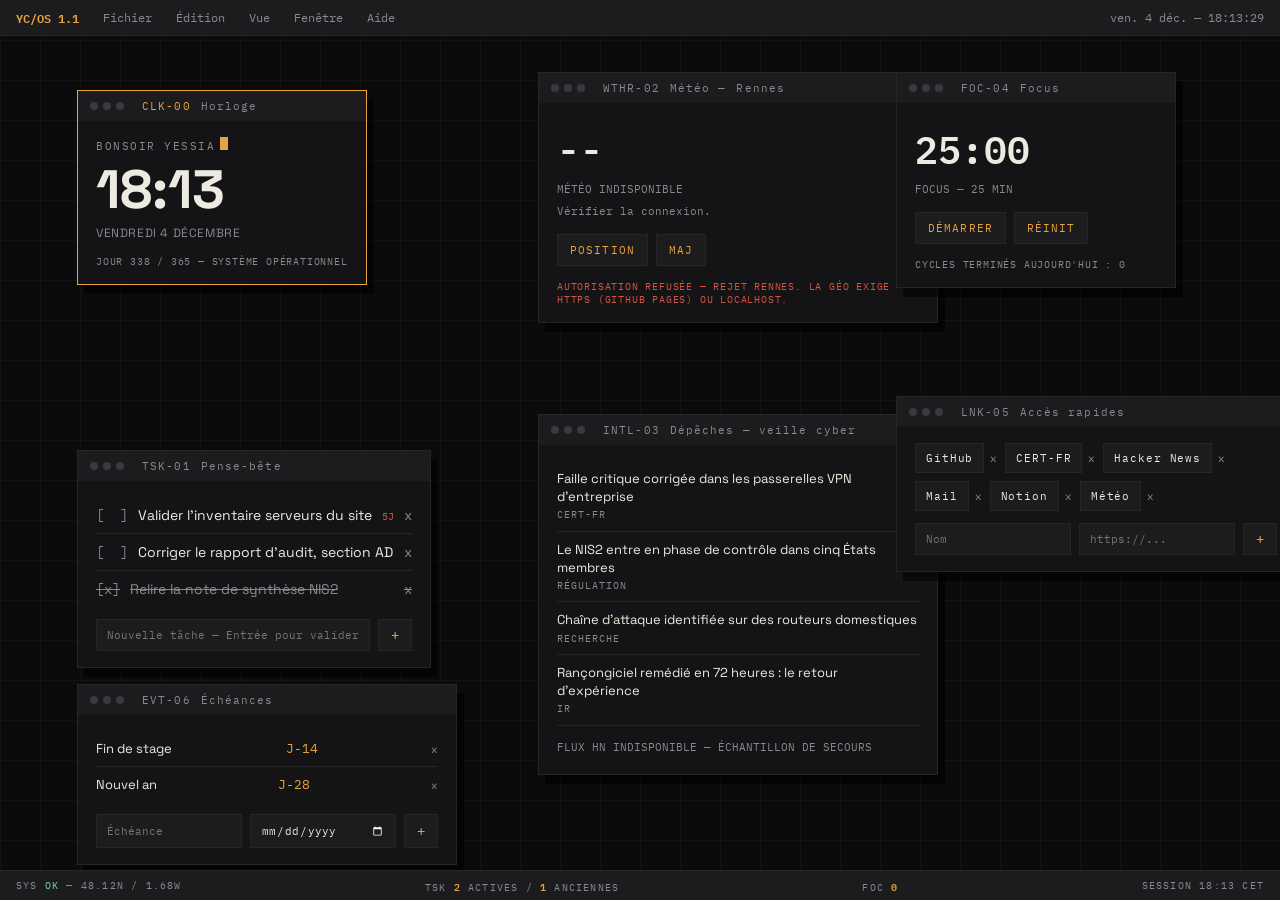
<file: index.html>
<!DOCTYPE html>
<html lang="fr">
<head>
<meta charset="UTF-8">
<meta name="viewport" content="width=device-width, initial-scale=1.0">
<title>daily-board — Console YC/OS</title>
<link rel="preconnect" href="https://fonts.googleapis.com">
<link rel="preconnect" href="https://fonts.gstatic.com" crossorigin>
<link href="https://fonts.googleapis.com/css2?family=Space+Grotesk:wght@400;500;700&family=IBM+Plex+Mono:wght@400;600&display=swap" rel="stylesheet">
<link rel="stylesheet" href="assets/css/main.css">
<link rel="stylesheet" href="assets/css/windows.css">
</head>
<body>
<header class="menubar">
  <span class="brand">YC/OS 1.1</span>
  <span class="mitem">Fichier</span><span class="mitem">&Eacute;dition</span><span class="mitem">Vue</span>
  <span class="menuwrap">
    <span id="menu-windows-toggle">Fen&ecirc;tre</span>
    <div id="window-menu" class="menu-drop"></div>
  </span>
  <span class="mitem">Aide</span>
  <span class="right" id="menubar-clock">&mdash;</span>
</header>
<main class="desktop" id="desktop">
  <section class="win active" data-widget="clock" data-name="Horloge" style="left:6%;top:10%">
    <div class="title"><div class="dots"><span></span><span></span><span></span></div><span class="code">CLK-00</span>Horloge</div>
    <div class="content"></div>
  </section>
  <section class="win" data-widget="weather" data-name="Meteo" style="left:42%;top:8%">
    <div class="title"><div class="dots"><span></span><span></span><span></span></div><span class="code">WTHR-02</span>M&eacute;t&eacute;o — <span id="weather-label">Rennes</span></div>
    <div class="content"></div>
  </section>
  <section class="win" data-widget="focus" data-name="Focus" style="left:70%;top:8%">
    <div class="title"><div class="dots"><span></span><span></span><span></span></div><span class="code">FOC-04</span>Focus</div>
    <div class="content"></div>
  </section>
  <section class="win" data-widget="tasks" data-name="Pense-bete" style="left:6%;top:50%">
    <div class="title"><div class="dots"><span></span><span></span><span></span></div><span class="code">TSK-01</span>Pense-b&ecirc;te</div>
    <div class="content"></div>
  </section>
  <section class="win" data-widget="news" data-name="Depeches" style="left:42%;top:46%">
    <div class="title"><div class="dots"><span></span><span></span><span></span></div><span class="code">INTL-03</span>D&eacute;p&ecirc;ches — veille cyber</div>
    <div class="content"></div>
  </section>
  <section class="win" data-widget="links" data-name="Acces" style="left:70%;top:44%">
    <div class="title"><div class="dots"><span></span><span></span><span></span></div><span class="code">LNK-05</span>Acc&egrave;s rapides</div>
    <div class="content"></div>
  </section>
  <section class="win" data-widget="events" data-name="Echeances" style="left:6%;top:76%">
    <div class="title"><div class="dots"><span></span><span></span><span></span></div><span class="code">EVT-06</span>&Eacute;ch&eacute;ances</div>
    <div class="content"></div>
  </section>
</main>
<footer class="statusbar">
  <span id="status-loc">SYS <span class="ok">OK</span> — RENNES</span>
  <span id="status-tasks">TSK — ACTIVES</span>
  <span id="status-focus">FOC — 0</span>
  <span id="status-session">SESSION — CET</span>
</footer>
<script src="config/config.js"></script>
<script src="assets/js/core/storage.js"></script>
<script src="assets/js/core/boot.js"></script>
<script src="assets/js/core/windows.js"></script>
<script src="assets/js/widgets/clock.js"></script>
<script src="assets/js/widgets/tasks.js"></script>
<script src="assets/js/widgets/weather.js"></script>
<script src="assets/js/widgets/news.js"></script>
<script src="assets/js/widgets/focus.js"></script>
<script src="assets/js/widgets/links.js"></script>
<script src="assets/js/widgets/events.js"></script>
</body>
</html>
</file>
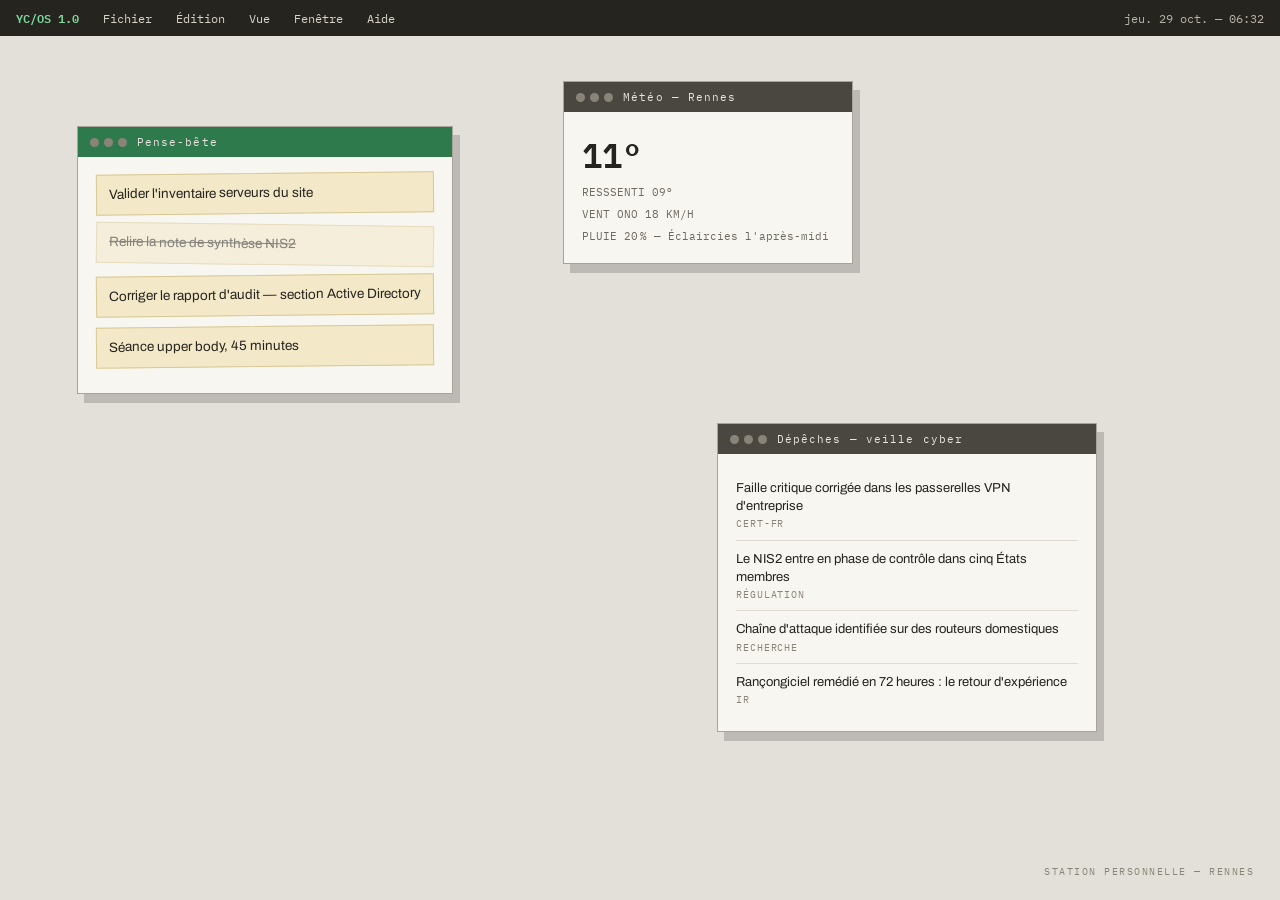
<file: design/tiles/bureau.html>
<!DOCTYPE html>
<html lang="fr">
<head>
<meta charset="UTF-8">
<meta name="viewport" content="width=device-width, initial-scale=1.0">
<title>Tile C - YC/OS</title>
<link rel="preconnect" href="https://fonts.googleapis.com">
<link rel="preconnect" href="https://fonts.gstatic.com" crossorigin>
<link href="https://fonts.googleapis.com/css2?family=IBM+Plex+Mono:wght@400;600&family=Archivo:wght@400;500;600&display=swap" rel="stylesheet">
<style>
:root{--desk:#E3E0DA;--ink:#26241F;--accent:#2F7A4D;--paper:#F8F6F1;--shadow:rgba(38,36,31,.2)}
*{margin:0;padding:0;box-sizing:border-box}
html,body{height:100%}
body{background:var(--desk);font-family:'Archivo',sans-serif;color:var(--ink);overflow:hidden}
.bar{position:fixed;top:0;left:0;right:0;height:36px;background:var(--ink);color:#D9D4C8;display:flex;align-items:center;padding:0 16px;font-family:'IBM Plex Mono',monospace;font-size:12px;gap:24px;z-index:10}
.brand{color:#7DD99B;font-weight:600}
.bar .right{margin-left:auto;color:#B9B4A9}
.desktop{position:relative;height:100vh;padding-top:36px}
.win{position:absolute;background:var(--paper);border:1px solid #A9A49A;box-shadow:7px 9px 0 var(--shadow);min-width:290px;max-width:380px;animation:pop .4s cubic-bezier(.2,.9,.3,1.2)}
@keyframes pop{from{opacity:0;transform:translateY(24px) scale(.97)}}
.title{display:flex;align-items:center;background:#4A4740;color:#E8E5E0;font-family:'IBM Plex Mono',monospace;font-size:11px;letter-spacing:.1em;padding:8px 12px;cursor:grab;user-select:none}
.win.active .title{background:var(--accent)}
.dots{display:flex;gap:5px;margin-right:10px}
.dots span{width:9px;height:9px;border-radius:50%;background:#8A8478}
.content{padding:16px 18px;font-size:14px}
.note{background:#F3E9C8;border:1px solid #D8C894;padding:10px 12px;margin-bottom:10px;transform:rotate(-.6deg);font-size:13.5px;line-height:1.4}
.note:nth-child(2){transform:rotate(.8deg)}
.note.done{opacity:.55;text-decoration:line-through}
.big{font-size:34px;font-weight:600;font-family:'IBM Plex Mono',monospace}
.mono{font-family:'IBM Plex Mono',monospace;font-size:11px;color:#6E695F;line-height:2}
.dep{padding:9px 0;border-bottom:1px solid #E0DBD0;font-size:13px;line-height:1.4}
.dep:last-child{border-bottom:0}
.dep .src{display:block;font-family:'IBM Plex Mono',monospace;font-size:9.5px;color:#8A8478;margin-top:2px;letter-spacing:.1em}
.stamp{position:absolute;bottom:22px;right:26px;font-family:'IBM Plex Mono',monospace;font-size:10px;color:#8A8478;letter-spacing:.15em}
</style>
</head>
<body>
<div class="bar">
<span class="brand">YC/OS 1.0</span>
<span>Fichier</span><span>&Eacute;dition</span><span>Vue</span><span>Fen&ecirc;tre</span><span>Aide</span>
<span class="right">jeu. 29 oct. — 06:32</span>
</div>
<main class="desktop">
<section class="win active" style="left:6%;top:14%">
<div class="title"><div class="dots"><span></span><span></span><span></span></div>Pense-b&ecirc;te</div>
<div class="content">
<div class="note">Valider l'inventaire serveurs du site</div>
<div class="note done">Relire la note de synth&egrave;se NIS2</div>
<div class="note">Corriger le rapport d'audit — section Active Directory</div>
<div class="note">S&eacute;ance upper body, 45 minutes</div>
</div>
</section>
<section class="win" style="left:44%;top:9%">
<div class="title"><div class="dots"><span></span><span></span><span></span></div>M&eacute;t&eacute;o — Rennes</div>
<div class="content">
<span class="big">11&deg;</span>
<div class="mono">RESSSENTI 09&deg;<br>VENT ONO 18 KM/H<br>PLUIE 20&thinsp;% — &Eacute;claircies l'apr&egrave;s-midi</div>
</div>
</section>
<section class="win" style="left:56%;top:47%">
<div class="title"><div class="dots"><span></span><span></span><span></span></div>D&eacute;p&ecirc;ches — veille cyber</div>
<div class="content">
<div class="dep">Faille critique corrig&eacute;e dans les passerelles VPN d'entreprise<span class="src">CERT-FR</span></div>
<div class="dep">Le NIS2 entre en phase de contr&ocirc;le dans cinq &Eacute;tats membres<span class="src">R&Eacute;GULATION</span></div>
<div class="dep">Cha&icirc;ne d'attaque identifi&eacute;e sur des routeurs domestiques<span class="src">RECHERCHE</span></div>
<div class="dep">Ran&ccedil;ongiciel rem&eacute;di&eacute; en 72 heures : le retour d'exp&eacute;rience<span class="src">IR</span></div>
</div>
</section>
<p class="stamp">STATION PERSONNELLE — RENNES</p>
</main>
<script>
document.querySelectorAll('.win').forEach(function(w){
  w.addEventListener('mousedown',function(){
    document.querySelectorAll('.win').forEach(function(o){o.classList.remove('active')});
    w.classList.add('active');
  });
  w.querySelector('.title').addEventListener('mousedown',function(e){
    var sx=e.clientX-w.offsetLeft, sy=e.clientY-w.offsetTop;
    function move(ev){ w.style.left=(ev.clientX-sx)+'px'; w.style.top=(ev.clientY-sy)+'px'; }
    function up(){ document.removeEventListener('mousemove',move); document.removeEventListener('mouseup',up); }
    document.addEventListener('mousemove',move); document.addEventListener('mouseup',up);
    e.preventDefault();
  });
});
</script>
</body>
</html>
</file>
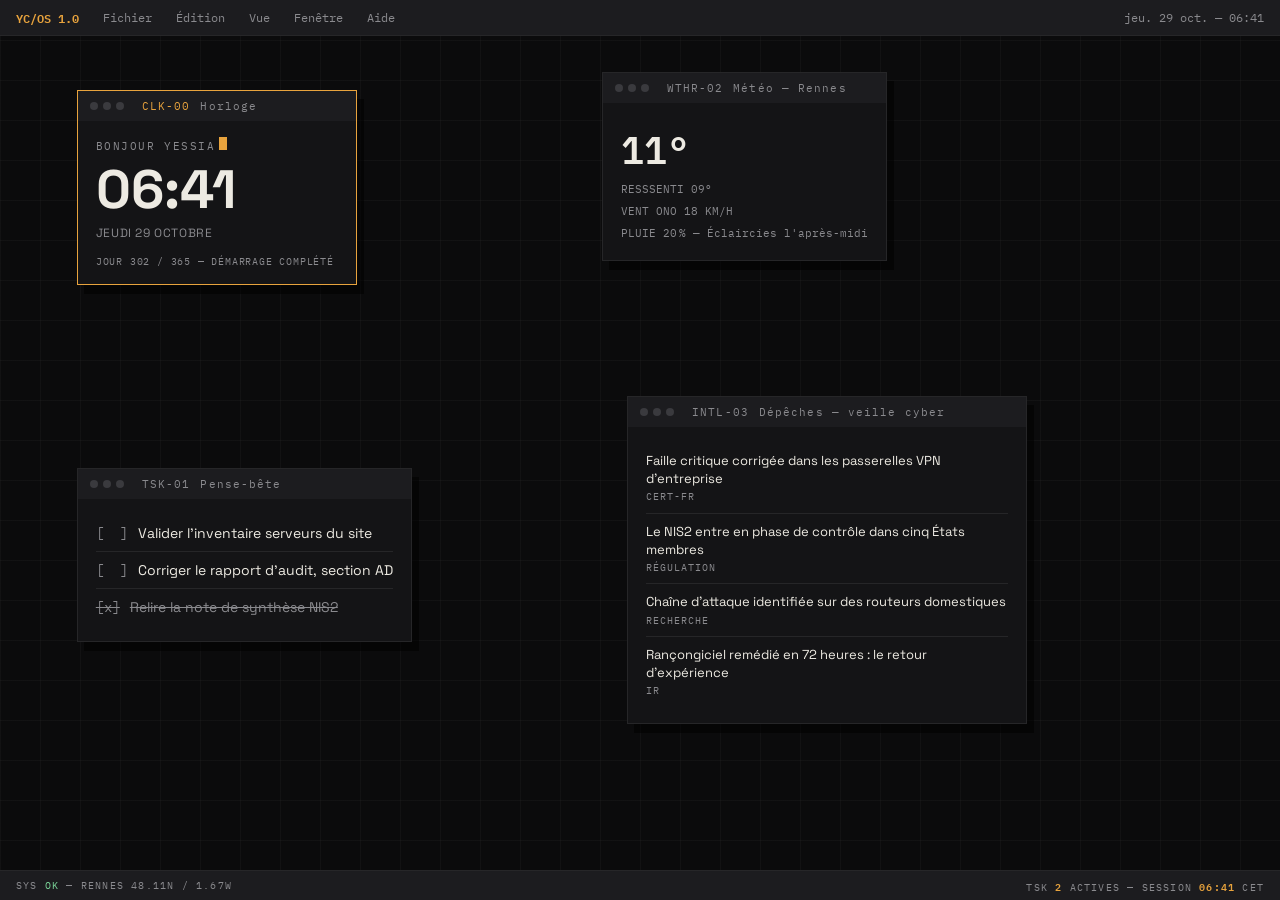
<file: design/tiles/console-os.html>
<!DOCTYPE html>
<html lang="fr">
<head>
<meta charset="UTF-8">
<meta name="viewport" content="width=device-width, initial-scale=1.0">
<title>Tile AC - Console YC/OS</title>
<link rel="preconnect" href="https://fonts.googleapis.com">
<link rel="preconnect" href="https://fonts.gstatic.com" crossorigin>
<link href="https://fonts.googleapis.com/css2?family=Space+Grotesk:wght@400;500;700&family=IBM+Plex+Mono:wght@400;600&display=swap" rel="stylesheet">
<style>
:root{--bg:#0B0B0C;--surface:#141416;--chrome:#1C1C1F;--ink:#EDEAE2;--dim:#8A8A8E;--accent:#E8A33D;--ok:#7DD99B;--line:#262628;--shadow:rgba(0,0,0,.55)}
*{margin:0;padding:0;box-sizing:border-box}
html,body{height:100%}
body{background:var(--bg);font-family:'Space Grotesk',sans-serif;color:var(--ink);overflow:hidden}
.menubar{position:fixed;top:0;left:0;right:0;height:36px;background:var(--chrome);border-bottom:1px solid var(--line);display:flex;align-items:center;padding:0 16px;font-family:'IBM Plex Mono',monospace;font-size:12px;color:var(--dim);gap:24px;z-index:10}
.brand{color:var(--accent);font-weight:600}
.menubar .right{margin-left:auto}
.desktop{position:relative;height:100vh;padding-top:36px;background-image:linear-gradient(rgba(237,234,226,.03) 1px,transparent 1px),linear-gradient(90deg,rgba(237,234,226,.03) 1px,transparent 1px);background-size:40px 40px}
.win{position:absolute;background:var(--surface);border:1px solid var(--line);box-shadow:7px 9px 0 var(--shadow);min-width:280px;max-width:400px;animation:pop .45s cubic-bezier(.2,.9,.3,1.2) both}
@keyframes pop{from{opacity:0;transform:translateY(24px) scale(.97)}}
.title{display:flex;align-items:center;background:var(--chrome);font-family:'IBM Plex Mono',monospace;font-size:11px;letter-spacing:.1em;padding:8px 12px;cursor:grab;user-select:none;gap:10px;color:var(--dim)}
.win.active{border-color:var(--accent)}
.win.active .title .code{color:var(--accent)}
.dots{display:flex;gap:5px;margin-right:8px}
.dots span{width:8px;height:8px;border-radius:50%;background:#3A3A3E}
.content{padding:16px 18px;font-size:14px}
.greet{font-family:'IBM Plex Mono',monospace;font-size:11px;color:var(--dim);letter-spacing:.14em;margin-bottom:10px}
.cursor{display:inline-block;width:8px;height:13px;background:var(--accent);margin-left:4px;animation:blink 1.1s steps(1) infinite;vertical-align:baseline}
@keyframes blink{50%{opacity:0}}
.time{font-size:54px;font-weight:700;line-height:1}
.date{font-size:12px;color:var(--dim);letter-spacing:.05em;text-transform:uppercase;margin-top:8px}
.meta{font-family:'IBM Plex Mono',monospace;font-size:10px;color:var(--dim);letter-spacing:.08em;margin-top:14px}
ul{list-style:none}
li{display:flex;gap:10px;padding:9px 0;border-top:1px solid var(--line);font-size:14px;align-items:baseline}
li:first-child{border-top:0}
.box{font-family:'IBM Plex Mono',monospace;color:var(--dim);flex-shrink:0}
li.done{color:var(--dim);text-decoration:line-through}
.temp{font-family:'IBM Plex Mono',monospace;font-size:38px;font-weight:600}
.wline{font-family:'IBM Plex Mono',monospace;font-size:11px;color:var(--dim);line-height:2}
.dep{padding:9px 0;border-bottom:1px solid var(--line);font-size:13px;line-height:1.4}
.dep:last-child{border-bottom:0}
.dep .src{display:block;font-family:'IBM Plex Mono',monospace;font-size:9.5px;color:var(--dim);margin-top:2px;letter-spacing:.1em}
.statusbar{position:fixed;bottom:0;left:0;right:0;height:30px;background:var(--chrome);border-top:1px solid var(--line);display:flex;align-items:center;justify-content:space-between;padding:0 16px;font-family:'IBM Plex Mono',monospace;font-size:10px;color:var(--dim);letter-spacing:.12em;z-index:10}
.statusbar .ok{color:var(--ok)}
.statusbar b{color:var(--accent);font-weight:600}
</style>
</head>
<body>
<div class="menubar">
<span class="brand">YC/OS 1.0</span>
<span>Fichier</span><span>&Eacute;dition</span><span>Vue</span><span>Fen&ecirc;tre</span><span>Aide</span>
<span class="right">jeu. 29 oct. — 06:41</span>
</div>
<main class="desktop">
<section class="win active" style="left:6%;top:10%;animation-delay:.1s">
<div class="title"><div class="dots"><span></span><span></span><span></span></div><span class="code">CLK-00</span>Horloge</div>
<div class="content">
<p class="greet">BONJOUR YESSIA<span class="cursor"></span></p>
<div class="time">06:41</div>
<div class="date">Jeudi 29 octobre</div>
<p class="meta">JOUR 302 / 365 — D&Eacute;MARRAGE COMPL&Eacute;T&Eacute;</p>
</div>
</section>
<section class="win" style="left:6%;top:52%;animation-delay:.3s">
<div class="title"><div class="dots"><span></span><span></span><span></span></div><span class="code">TSK-01</span>Pense-b&ecirc;te</div>
<div class="content">
<ul>
<li><span class="box">[&nbsp;&nbsp;]</span>Valider l'inventaire serveurs du site</li>
<li><span class="box">[&nbsp;&nbsp;]</span>Corriger le rapport d'audit, section AD</li>
<li class="done"><span class="box">[x]</span>Relire la note de synth&egrave;se NIS2</li>
</ul>
</div>
</section>
<section class="win" style="left:47%;top:8%;animation-delay:.2s">
<div class="title"><div class="dots"><span></span><span></span><span></span></div><span class="code">WTHR-02</span>M&eacute;t&eacute;o — Rennes</div>
<div class="content">
<div class="temp">11&deg;</div>
<div class="wline">RESSSENTI 09&deg;<br>VENT ONO 18 KM/H<br>PLUIE 20&thinsp;% — &Eacute;claircies l'apr&egrave;s-midi</div>
</div>
</section>
<section class="win" style="left:49%;top:44%;animation-delay:.4s">
<div class="title"><div class="dots"><span></span><span></span><span></span></div><span class="code">INTL-03</span>D&eacute;p&ecirc;ches — veille cyber</div>
<div class="content">
<div class="dep">Faille critique corrig&eacute;e dans les passerelles VPN d'entreprise<span class="src">CERT-FR</span></div>
<div class="dep">Le NIS2 entre en phase de contr&ocirc;le dans cinq &Eacute;tats membres<span class="src">R&Eacute;GULATION</span></div>
<div class="dep">Cha&icirc;ne d'attaque identifi&eacute;e sur des routeurs domestiques<span class="src">RECHERCHE</span></div>
<div class="dep">Ran&ccedil;ongiciel rem&eacute;di&eacute; en 72 heures : le retour d'exp&eacute;rience<span class="src">IR</span></div>
</div>
</section>
</main>
<div class="statusbar">
<span>SYS <span class="ok">OK</span> — RENNES 48.11N / 1.67W</span>
<span>TSK <b>2</b> ACTIVES — SESSION <b>06:41</b> CET</span>
</div>
<script>
document.querySelectorAll('.win').forEach(function(w){
  w.addEventListener('mousedown',function(){
    document.querySelectorAll('.win').forEach(function(o){o.classList.remove('active')});
    w.classList.add('active');
  });
  w.querySelector('.title').addEventListener('mousedown',function(e){
    var sx=e.clientX-w.offsetLeft, sy=e.clientY-w.offsetTop;
    function move(ev){ w.style.left=(ev.clientX-sx)+'px'; w.style.top=(ev.clientY-sy)+'px'; }
    function up(){ document.removeEventListener('mousemove',move); document.removeEventListener('mouseup',up); }
    document.addEventListener('mousemove',move); document.addEventListener('mouseup',up);
    e.preventDefault();
  });
});
</script>
</body>
</html>
</file>
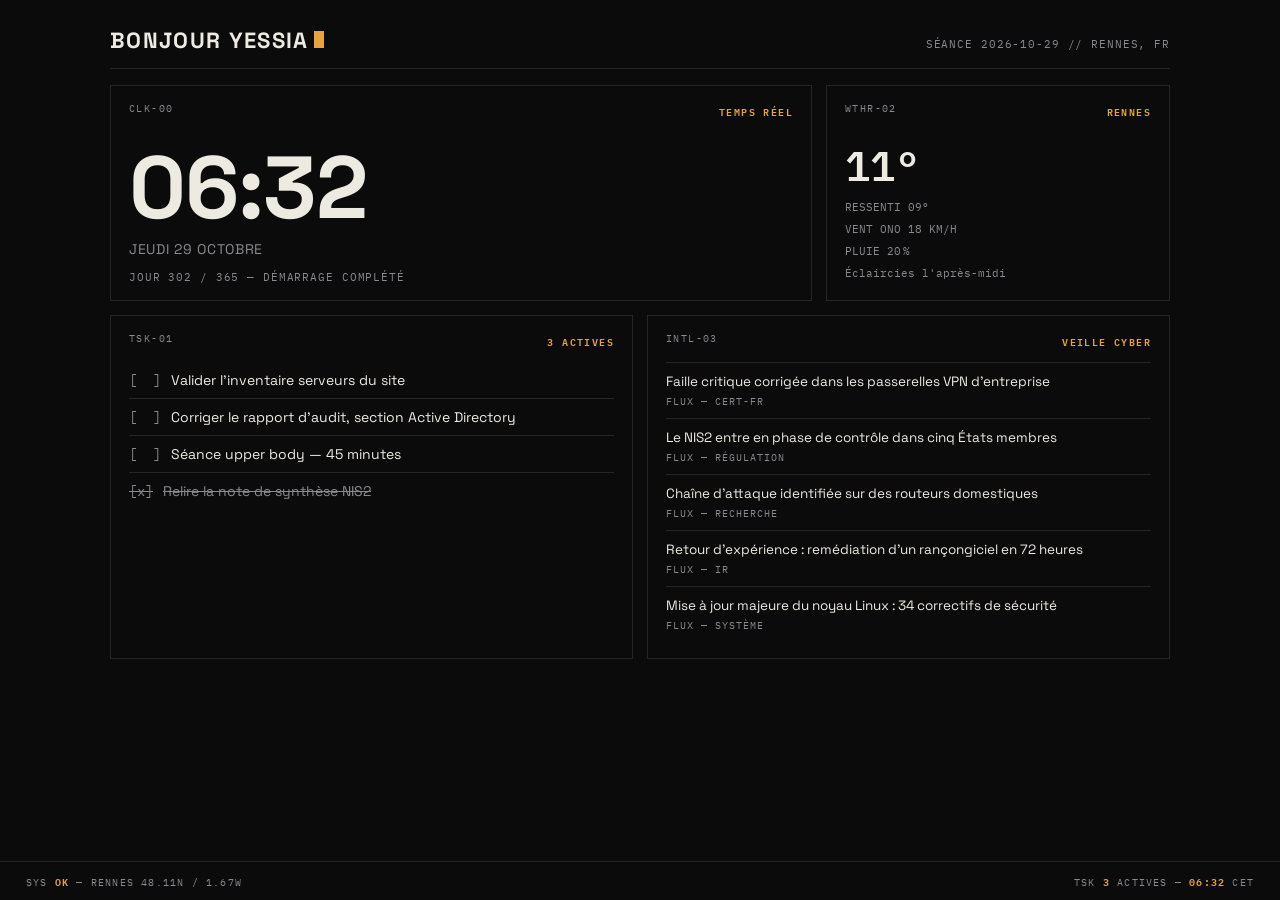
<file: design/tiles/console.html>
<!DOCTYPE html>
<html lang="fr">
<head>
<meta charset="UTF-8">
<meta name="viewport" content="width=device-width, initial-scale=1.0">
<title>Tile A - Console de mission</title>
<link rel="preconnect" href="https://fonts.googleapis.com">
<link rel="preconnect" href="https://fonts.gstatic.com" crossorigin>
<link href="https://fonts.googleapis.com/css2?family=Space+Grotesk:wght@400;500;700&family=IBM+Plex+Mono:wght@400;600&display=swap" rel="stylesheet">
<style>
:root{--bg:#0B0B0C;--ink:#EDEAE2;--dim:#8A8A8E;--accent:#E8A33D;--line:#262628}
*{margin:0;padding:0;box-sizing:border-box}
body{background:var(--bg);color:var(--ink);font-family:'Space Grotesk',sans-serif;min-height:100vh;padding:26px 26px 78px}
.wrap{max-width:1060px;margin:0 auto}
header{display:flex;justify-content:space-between;align-items:baseline;border-bottom:1px solid var(--line);padding-bottom:14px;margin-bottom:16px}
h1{font-size:22px;font-weight:700;letter-spacing:.06em}
.cursor{display:inline-block;width:10px;height:17px;background:var(--accent);margin-left:6px;animation:blink 1.1s steps(1) infinite}
@keyframes blink{50%{opacity:0}}
.meta{font-family:'IBM Plex Mono',monospace;font-size:11px;color:var(--dim);letter-spacing:.08em}
.grid{display:grid;grid-template-columns:repeat(6,1fr);gap:14px}
.cell{border:1px solid var(--line);padding:16px 18px;opacity:0;transform:translateY(6px);animation:reveal .45s ease forwards}
@keyframes reveal{to{opacity:1;transform:none}}
.cell:nth-child(1){animation-delay:.15s}
.cell:nth-child(2){animation-delay:.3s}
.cell:nth-child(3){animation-delay:.45s}
.cell:nth-child(4){animation-delay:.6s}
.tag{font-family:'IBM Plex Mono',monospace;font-size:10px;color:var(--dim);letter-spacing:.14em;display:flex;justify-content:space-between;margin-bottom:12px}
.tag b{color:var(--accent);font-weight:600}
.clock{grid-column:span 4;display:flex;flex-direction:column;justify-content:space-between;min-height:210px}
.time{font-size:88px;font-weight:700;line-height:1;letter-spacing:-.01em}
.date{font-size:14px;color:var(--dim);letter-spacing:.05em;text-transform:uppercase;margin-top:8px}
.weather{grid-column:span 2}
.temp{font-family:'IBM Plex Mono',monospace;font-size:42px;font-weight:600}
.wline{font-family:'IBM Plex Mono',monospace;font-size:11px;color:var(--dim);line-height:2}
.tasks{grid-column:span 3}
ul{list-style:none}
li{display:flex;gap:10px;padding:9px 0;border-top:1px solid var(--line);font-size:14px;align-items:baseline}
li:first-child{border-top:0}
.box{font-family:'IBM Plex Mono',monospace;color:var(--dim);flex-shrink:0}
li.done{color:var(--dim);text-decoration:line-through}
.news{grid-column:span 3}
.story{padding:9px 0;border-top:1px solid var(--line);font-size:13.5px;line-height:1.45}
.story:first-of-type{border-top:0}
.src{font-family:'IBM Plex Mono',monospace;font-size:10px;color:var(--dim);display:block;margin-top:3px;letter-spacing:.1em}
footer{position:fixed;left:0;right:0;bottom:0;background:var(--bg);border-top:1px solid var(--line);font-family:'IBM Plex Mono',monospace;font-size:10px;color:var(--dim);letter-spacing:.12em;padding:10px 26px;display:flex;justify-content:space-between;z-index:5}
footer b{color:var(--accent);font-weight:600}
@media(max-width:760px){.clock,.weather,.tasks,.news{grid-column:span 6}.time{font-size:62px}}
</style>
</head>
<body>
<div class="wrap">
<header>
<h1>BONJOUR YESSIA<span class="cursor"></span></h1>
<span class="meta">S&Eacute;ANCE 2026-10-29 // RENNES, FR</span>
</header>
<div class="grid">
<section class="cell clock">
<div class="tag"><span>CLK-00</span><b>TEMPS R&Eacute;EL</b></div>
<div>
<div class="time">06:32</div>
<div class="date">Jeudi 29 octobre</div>
</div>
<div class="meta">JOUR 302 / 365 — D&Eacute;MARRAGE COMPL&Eacute;T&Eacute;</div>
</section>
<section class="cell weather">
<div class="tag"><span>WTHR-02</span><b>RENNES</b></div>
<div class="temp">11&deg;</div>
<div class="wline">RESSENTI 09&deg;<br>VENT ONO 18 KM/H<br>PLUIE 20&thinsp;%<br>&Eacute;claircies l'apr&egrave;s-midi</div>
</section>
<section class="cell tasks">
<div class="tag"><span>TSK-01</span><b>3 ACTIVES</b></div>
<ul>
<li><span class="box">[&nbsp;&nbsp;]</span>Valider l'inventaire serveurs du site</li>
<li><span class="box">[&nbsp;&nbsp;]</span>Corriger le rapport d'audit, section Active Directory</li>
<li><span class="box">[&nbsp;&nbsp;]</span>S&eacute;ance upper body — 45 minutes</li>
<li class="done"><span class="box">[x]</span>Relire la note de synth&egrave;se NIS2</li>
</ul>
</section>
<section class="cell news">
<div class="tag"><span>INTL-03</span><b>VEILLE CYBER</b></div>
<div class="story">Faille critique corrig&eacute;e dans les passerelles VPN d'entreprise<span class="src">FLUX — CERT-FR</span></div>
<div class="story">Le NIS2 entre en phase de contr&ocirc;le dans cinq &Eacute;tats membres<span class="src">FLUX — R&Eacute;GULATION</span></div>
<div class="story">Cha&icirc;ne d'attaque identifi&eacute;e sur des routeurs domestiques<span class="src">FLUX — RECHERCHE</span></div>
<div class="story">Retour d'exp&eacute;rience : rem&eacute;diation d'un ran&ccedil;ongiciel en 72 heures<span class="src">FLUX — IR</span></div>
<div class="story">Mise &agrave; jour majeure du noyau Linux : 34 correctifs de s&eacute;curit&eacute;<span class="src">FLUX — SYST&Egrave;ME</span></div>
</section>
</div>
</div>
<footer>
<span>SYS <b>OK</b> — RENNES 48.11N / 1.67W</span>
<span>TSK <b>3</b> ACTIVES — <b>06:32</b> CET</span>
</footer>
</body>
</html>
</file>
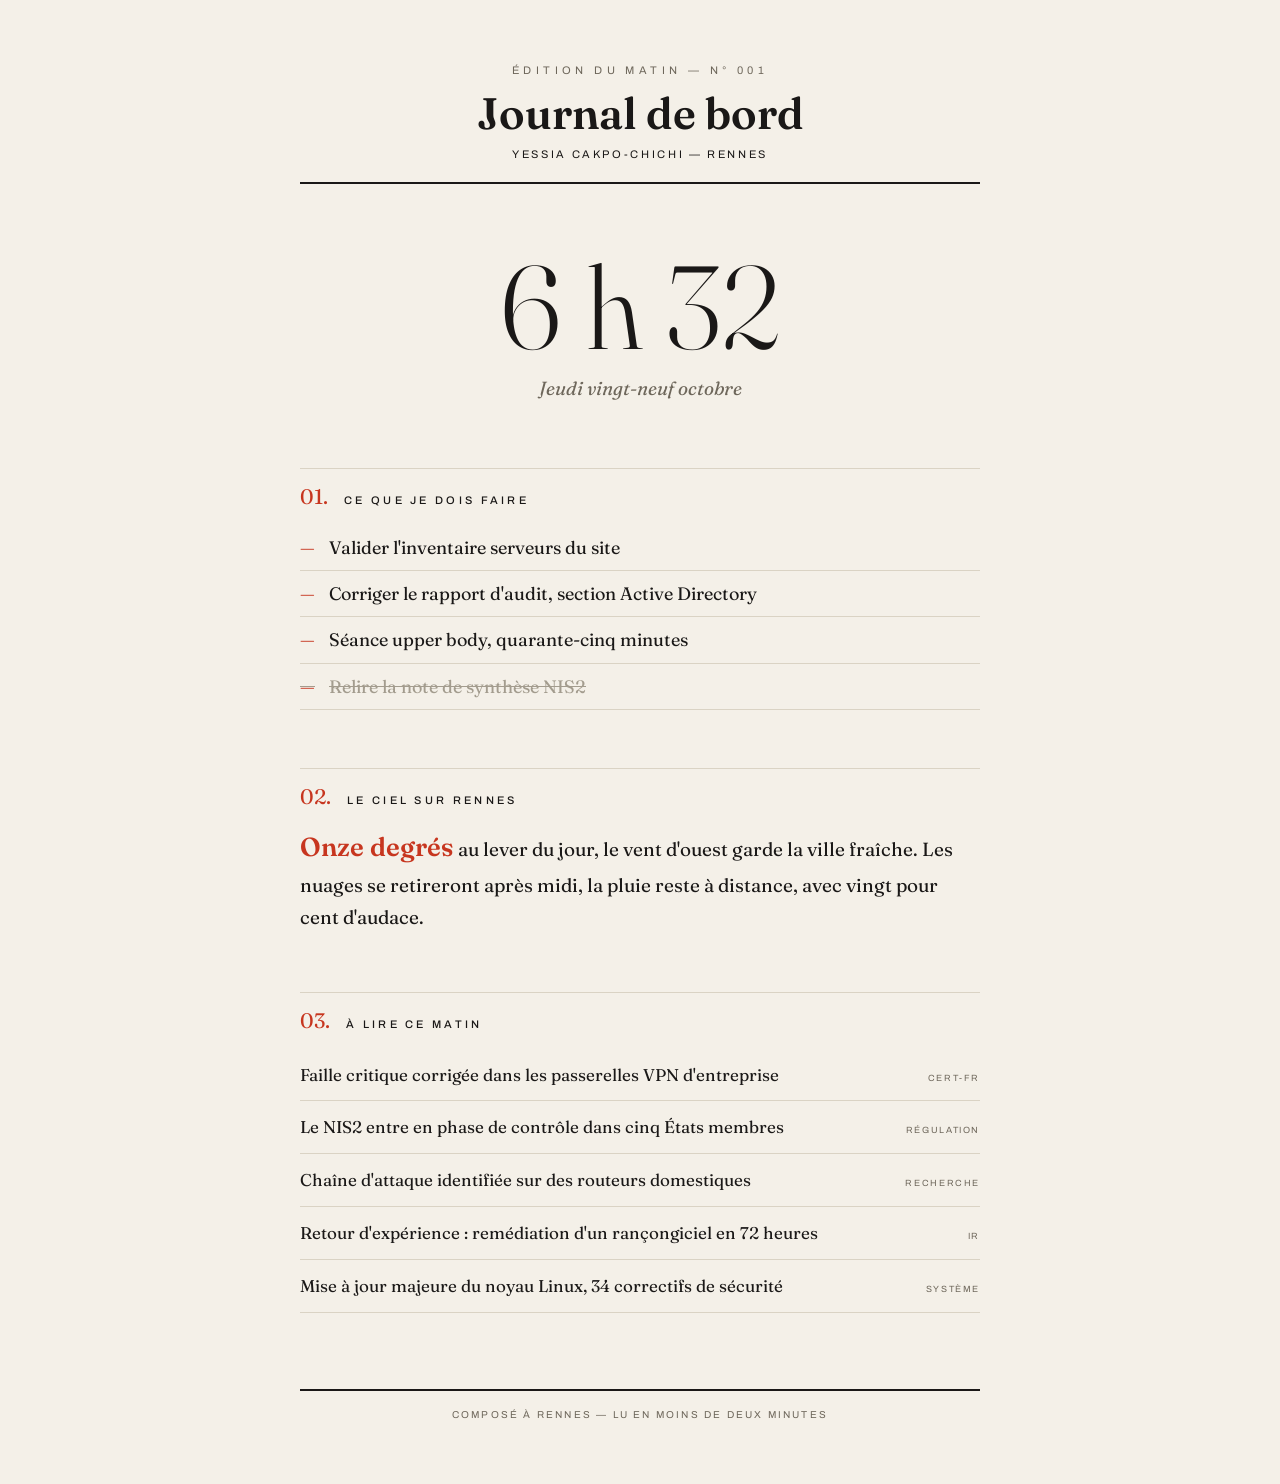
<file: design/tiles/editorial.html>
<!DOCTYPE html>
<html lang="fr">
<head>
<meta charset="UTF-8">
<meta name="viewport" content="width=device-width, initial-scale=1.0">
<title>Tile B - Journal de bord</title>
<link rel="preconnect" href="https://fonts.googleapis.com">
<link rel="preconnect" href="https://fonts.gstatic.com" crossorigin>
<link href="https://fonts.googleapis.com/css2?family=Fraunces:ital,opsz,wght@0,9..144,300;0,9..144,600;1,9..144,400&family=Archivo:wght@300;400;500&display=swap" rel="stylesheet">
<style>
:root{--paper:#F4F0E8;--ink:#1A1817;--accent:#C7361F;--hair:#DAD3C4;--muted:#6E675B}
*{margin:0;padding:0;box-sizing:border-box}
body{background:var(--paper);color:var(--ink);font-family:'Archivo',sans-serif;padding:64px 24px;animation:fadein .8s ease}
@keyframes fadein{from{opacity:0}}
.page{max-width:680px;margin:0 auto}
.masthead{text-align:center;border-bottom:2px solid var(--ink);padding-bottom:22px}
.no{font-size:11px;letter-spacing:.4em;text-transform:uppercase;color:var(--muted)}
h1{font-family:'Fraunces',serif;font-weight:600;font-size:44px;margin:10px 0 8px}
.tagline{font-size:11px;letter-spacing:.24em;text-transform:uppercase}
.clock{font-family:'Fraunces',serif;font-weight:300;font-size:118px;line-height:1;text-align:center;margin:64px 0 10px}
.datewords{text-align:center;font-family:'Fraunces',serif;font-style:italic;font-size:19px;color:var(--muted);margin-bottom:68px}
.acte{margin-bottom:58px}
.head{display:flex;align-items:baseline;gap:16px;border-top:1px solid var(--hair);padding-top:14px;margin-bottom:16px}
.num{font-family:'Fraunces',serif;font-size:21px;color:var(--accent)}
.acte h2{font-size:11px;letter-spacing:.3em;text-transform:uppercase;font-weight:500}
.acte ul{list-style:none}
.acte li{font-family:'Fraunces',serif;font-size:18px;line-height:1.4;padding:10px 0;border-bottom:1px solid var(--hair);display:flex;gap:14px}
.acte li::before{content:"—";color:var(--accent)}
.acte li.done{color:#A39C8E;text-decoration:line-through}
.sky{font-family:'Fraunces',serif;font-size:19px;line-height:1.7}
.sky b{color:var(--accent);font-weight:600;font-size:26px}
.story{border-bottom:1px solid var(--hair);padding:14px 0;display:flex;justify-content:space-between;gap:28px;align-items:baseline}
.story p{font-family:'Fraunces',serif;font-size:17px;line-height:1.4}
.story .src{font-size:9px;letter-spacing:.18em;text-transform:uppercase;color:var(--muted);white-space:nowrap}
.colophon{text-align:center;font-size:10px;color:var(--muted);letter-spacing:.22em;text-transform:uppercase;margin-top:76px;border-top:2px solid var(--ink);padding-top:18px}
@media(max-width:600px){.clock{font-size:72px}}
</style>
</head>
<body>
<div class="page">
<header class="masthead">
<p class="no">&Eacute;dition du matin — N&deg;&thinsp;001</p>
<h1>Journal de bord</h1>
<p class="tagline">Yessia Cakpo-Chichi — Rennes</p>
</header>
<div class="clock">6&thinsp;h&thinsp;32</div>
<p class="datewords">Jeudi vingt-neuf octobre</p>
<section class="acte">
<div class="head"><span class="num">01.</span><h2>Ce que je dois faire</h2></div>
<ul>
<li>Valider l'inventaire serveurs du site</li>
<li>Corriger le rapport d'audit, section Active Directory</li>
<li>S&eacute;ance upper body, quarante-cinq minutes</li>
<li class="done">Relire la note de synth&egrave;se NIS2</li>
</ul>
</section>
<section class="acte">
<div class="head"><span class="num">02.</span><h2>Le ciel sur Rennes</h2></div>
<p class="sky"><b>Onze degr&eacute;s</b> au lever du jour, le vent d'ouest garde la ville fra&icirc;che. Les nuages se retireront apr&egrave;s midi, la pluie reste &agrave; distance, avec vingt pour cent d'audace.</p>
</section>
<section class="acte">
<div class="head"><span class="num">03.</span><h2>&Agrave; lire ce matin</h2></div>
<div class="story"><p>Faille critique corrig&eacute;e dans les passerelles VPN d'entreprise</p><span class="src">Cert-Fr</span></div>
<div class="story"><p>Le NIS2 entre en phase de contr&ocirc;le dans cinq &Eacute;tats membres</p><span class="src">R&eacute;gulation</span></div>
<div class="story"><p>Cha&icirc;ne d'attaque identifi&eacute;e sur des routeurs domestiques</p><span class="src">Recherche</span></div>
<div class="story"><p>Retour d'exp&eacute;rience : rem&eacute;diation d'un ran&ccedil;ongiciel en 72 heures</p><span class="src">IR</span></div>
<div class="story"><p>Mise &agrave; jour majeure du noyau Linux, 34 correctifs de s&eacute;curit&eacute;</p><span class="src">Syst&egrave;me</span></div>
</section>
<p class="colophon">Compos&eacute; &agrave; Rennes — Lu en moins de deux minutes</p>
</div>
</body>
</html>
</file>
<file: assets/css/main.css>
/* daily-board — socle : jetons, base, chrome
   Charte graphique v1.1 — docs/charte-graphique.md */
:root{
  --bg:#0B0B0C; --surface:#141416; --chrome:#1C1C1F;
  --ink:#EDEAE2; --dim:#8A8A8E; --accent:#E8A33D;
  --ok:#7DD99B; --alert:#D4553F; --line:#262628;
  --shadow:rgba(0,0,0,.55);
  color-scheme:dark;
}
*{margin:0;padding:0;box-sizing:border-box}
html,body{height:100%}
body{
  background:var(--bg); color:var(--ink);
  font-family:'Space Grotesk',sans-serif; overflow:hidden;
}
/* Barre de menus */
.menubar{
  position:fixed; top:0; left:0; right:0; height:36px;
  background:var(--chrome); border-bottom:1px solid var(--line);
  display:flex; align-items:center; padding:0 16px;
  font-family:'IBM Plex Mono',monospace; font-size:12px;
  color:var(--dim); gap:24px; z-index:10;
}
.menubar .brand{color:var(--accent); font-weight:600}
.menubar .right{margin-left:auto}
/* Menu deroulant Fenetre */
.menuwrap{position:relative; display:inline-flex}
.menu-drop{
  display:none; position:absolute; top:100%; left:0;
  background:var(--chrome); border:1px solid var(--line);
  min-width:190px; z-index:30;
}
.menu-item{
  display:flex; gap:10px; align-items:baseline;
  font-family:'IBM Plex Mono',monospace; font-size:11px;
  color:var(--ink); padding:9px 12px; cursor:pointer;
  white-space:nowrap; letter-spacing:.06em;
}
.menu-item:hover{background:var(--surface)}
.menu-item .box{color:var(--dim)}
/* Bureau */
.desktop{
  position:relative; height:100vh; padding-top:36px;
  background-image:
    linear-gradient(rgba(237,234,226,.03) 1px,transparent 1px),
    linear-gradient(90deg,rgba(237,234,226,.03) 1px,transparent 1px);
  background-size:40px 40px;
}
/* Barre d'etat */
.statusbar{
  position:fixed; bottom:0; left:0; right:0; height:30px;
  background:var(--chrome); border-top:1px solid var(--line);
  display:flex; align-items:center; justify-content:space-between;
  padding:0 16px; font-family:'IBM Plex Mono',monospace;
  font-size:10px; color:var(--dim); letter-spacing:.12em; z-index:10;
}
.statusbar .ok{color:var(--ok)}
.statusbar b{color:var(--accent); font-weight:600}
/* Mobile : fenetres empilees en colonne */
@media(max-width:760px){
  body{overflow:auto}
  .desktop{display:flex; flex-direction:column; gap:14px;
    height:auto; min-height:100vh; padding:46px 12px 42px}
  .win{position:relative; left:auto !important; top:auto !important;
    width:100%; max-width:none}
  .menubar .mitem{display:none}
}
</file>
<file: assets/css/windows.css>
/* daily-board — fenetres et widgets */
@keyframes win-pop{
  from{opacity:0; transform:translateY(24px) scale(.97)}
}
.win{
  position:absolute; background:var(--surface);
  border:1px solid var(--line); box-shadow:7px 9px 0 var(--shadow);
  min-width:280px; max-width:400px;
  animation:win-pop .45s cubic-bezier(.2,.9,.3,1.2) both;
}
.title{
  display:flex; align-items:center; background:var(--chrome);
  font-family:'IBM Plex Mono',monospace; font-size:11px;
  letter-spacing:.1em; padding:8px 12px; cursor:grab;
  user-select:none; gap:10px; color:var(--dim);
}
.win.active{border-color:var(--accent)}
.win.active .title .code{color:var(--accent)}
.dots{display:flex; gap:5px; margin-right:8px}
.dots span{width:8px; height:8px; border-radius:50%; background:#3A3A3E}
.dots span:last-child{cursor:pointer}
.dots span:last-child:hover{background:var(--alert)}
.content{padding:16px 18px; font-size:14px}
/* Horloge */
.greet{
  font-family:'IBM Plex Mono',monospace; font-size:11px;
  color:var(--dim); letter-spacing:.14em; margin-bottom:10px;
}
.cursor{
  display:inline-block; width:8px; height:13px; background:var(--accent);
  margin-left:4px; animation:blink 1.1s steps(1) infinite;
}
@keyframes blink{50%{opacity:0}}
.time{font-size:54px; font-weight:700; line-height:1}
.date{font-size:12px; color:var(--dim); letter-spacing:.05em;
  text-transform:uppercase; margin-top:8px}
.meta{font-family:'IBM Plex Mono',monospace; font-size:10px;
  color:var(--dim); letter-spacing:.08em; margin-top:14px}
/* Meteo et Focus : valeurs en monospace */
.temp{font-family:'IBM Plex Mono',monospace; font-size:38px; font-weight:600}
.ftimer{font-family:'IBM Plex Mono',monospace; font-size:38px; font-weight:600}
.wline{font-family:'IBM Plex Mono',monospace; font-size:11px;
  color:var(--dim); line-height:2}
.advice{color:var(--accent); margin-top:8px}
.focus-actions{display:flex; gap:8px; margin-top:12px}
.fbtn{
  background:var(--chrome); border:1px solid var(--line);
  color:var(--accent); font-family:'IBM Plex Mono',monospace;
  font-size:11px; letter-spacing:.1em; padding:8px 12px; cursor:pointer;
}
.fbtn:hover{border-color:var(--accent)}
/* Pense-bete */
ul.tasks-list{list-style:none}
ul.tasks-list li{
  display:flex; gap:10px; padding:9px 0; align-items:baseline;
  border-top:1px solid var(--line); font-size:14px; cursor:pointer;
}
ul.tasks-list li:first-child{border-top:0}
.box{font-family:'IBM Plex Mono',monospace; color:var(--dim); flex-shrink:0}
ul.tasks-list li.done{color:var(--dim); text-decoration:line-through}
.del{margin-left:auto; color:var(--dim); font-family:'IBM Plex Mono',monospace}
.del:hover{color:var(--alert)}
.warn{color:var(--alert); font-family:'IBM Plex Mono',monospace;
  font-size:10px; flex-shrink:0}
/* Formulaires */
.task-form{display:flex; gap:8px; margin-top:12px}
.task-form input{
  flex:1; min-width:0; background:var(--chrome); border:1px solid var(--line);
  color:var(--ink); font-family:'IBM Plex Mono',monospace;
  font-size:11px; padding:8px 10px; outline:none;
}
.task-form input:focus{border-color:var(--accent)}
.task-form button{
  background:var(--chrome); border:1px solid var(--line);
  color:var(--accent); font-family:'IBM Plex Mono',monospace;
  font-size:14px; padding:0 12px; cursor:pointer;
}
.task-form button:hover{border-color:var(--accent)}
/* Depches */
.dep{padding:9px 0; border-bottom:1px solid var(--line);
  font-size:13px; line-height:1.4}
.dep:last-child{border-bottom:0}
.dep a{color:var(--ink); text-decoration:none}
.dep a:hover{color:var(--accent)}
.dep .src{display:block; font-family:'IBM Plex Mono',monospace;
  font-size:9.5px; color:var(--dim); margin-top:2px; letter-spacing:.1em}
/* Acces rapides */
.link-grid{display:flex; flex-wrap:wrap; gap:8px}
.link-grid a{
  display:inline-block; border:1px solid var(--line);
  background:var(--chrome); color:var(--ink);
  font-family:'IBM Plex Mono',monospace; font-size:11px;
  letter-spacing:.08em; padding:7px 10px; text-decoration:none;
}
.link-grid a:hover{border-color:var(--accent); color:var(--accent)}
.link-item{display:flex; gap:6px; align-items:center}
.link-del{color:var(--dim); cursor:pointer; font-size:11px}
.link-del:hover{color:var(--alert)}
/* Echeances */
.evt{
  display:flex; justify-content:space-between; gap:14px;
  padding:9px 0; border-top:1px solid var(--line);
  font-size:13px; align-items:baseline;
}
.evt:first-child{border-top:0}
.evt .days{font-family:'IBM Plex Mono',monospace; color:var(--accent)}
.evt .edel{color:var(--dim); cursor:pointer; font-size:11px}
.evt .edel:hover{color:var(--alert)}
</file>
